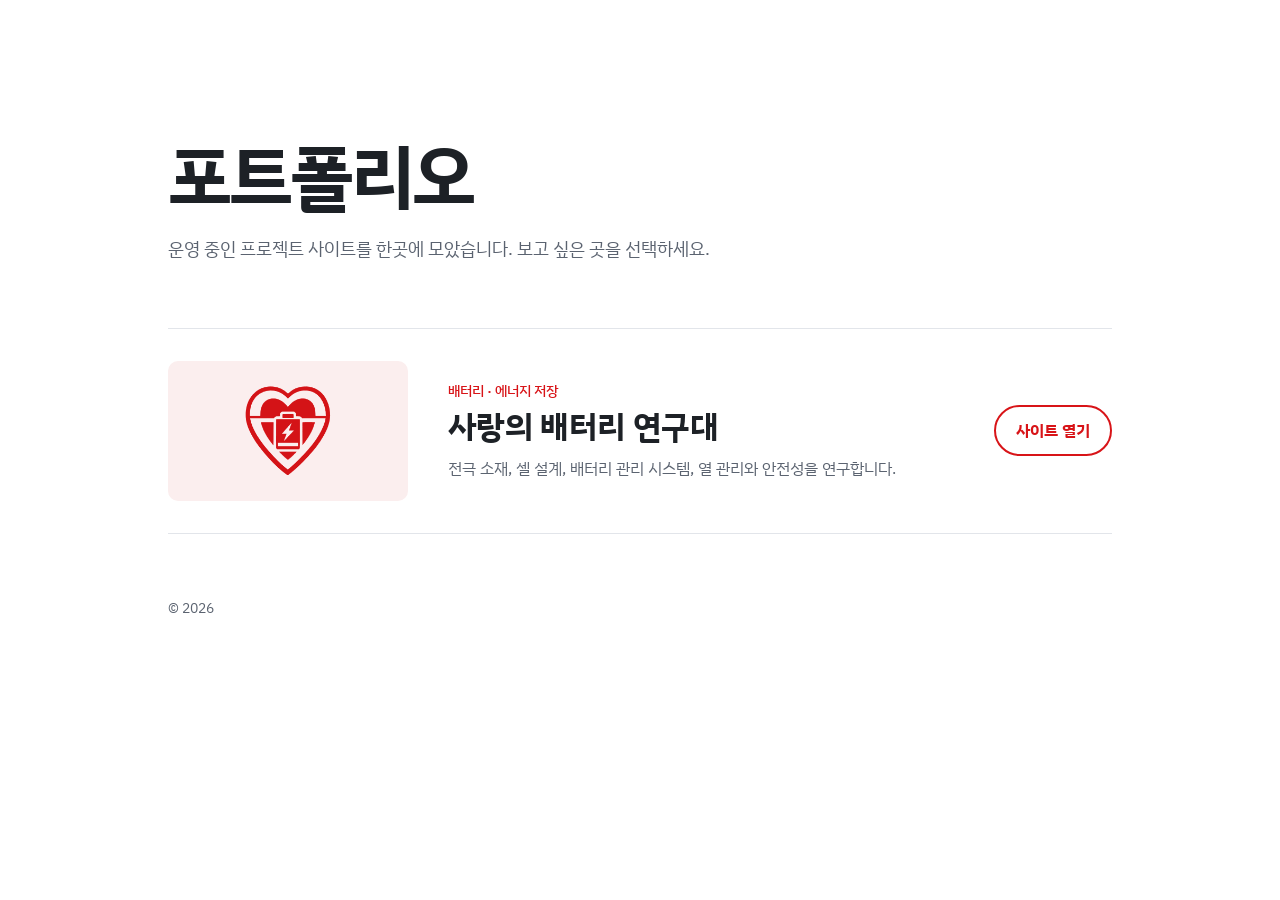
<file: index.html>
<!DOCTYPE html>
<html lang="ko">
<head>
  <meta charset="UTF-8">
  <meta name="robots" content="noimageindex">
  <meta name="viewport" content="width=device-width, initial-scale=1">
  <title>포트폴리오</title>
  <meta name="description" content="사랑의 배터리 연구대 등 프로젝트 사이트 모음입니다.">
  <link rel="icon" href="assets/favicon.svg" type="image/svg+xml">
  <link rel="preconnect" href="https://fonts.googleapis.com">
  <link rel="preconnect" href="https://fonts.gstatic.com" crossorigin>
  <link href="https://fonts.googleapis.com/css2?family=IBM+Plex+Sans+KR:wght@400;500;700&display=swap" rel="stylesheet">
  <link rel="stylesheet" href="assets/hub.css">
</head>
<body>
  <main class="wrap">
    <header class="intro">
      <h1>포트폴리오</h1>
      <p>운영 중인 프로젝트 사이트를 한곳에 모았습니다. 보고 싶은 곳을 선택하세요.</p>
    </header>

    <ul class="folio-list">
      <li class="folio" style="--brand:#d81418; --tint:#fbeeee;">
        <a href="love_battery/">
          <span class="logo-tile logo-tile--square"><img src="love_battery/assets/logo.png" alt="" width="189" height="190"></span>
          <span class="folio-text">
            <span class="field">배터리 · 에너지 저장</span>
            <span class="name">사랑의 배터리 연구대</span>
            <span class="desc">전극 소재, 셀 설계, 배터리 관리 시스템, 열 관리와 안전성을 연구합니다.</span>
          </span>
          <span class="go">사이트 열기</span>
        </a>
      </li>
    </ul>
  </main>

  <footer class="wrap site-footer">
    <p>© <span id="year">2026</span></p>
  </footer>
  <script>document.getElementById('year').textContent = new Date().getFullYear();</script>
</body>
</html>
</file>
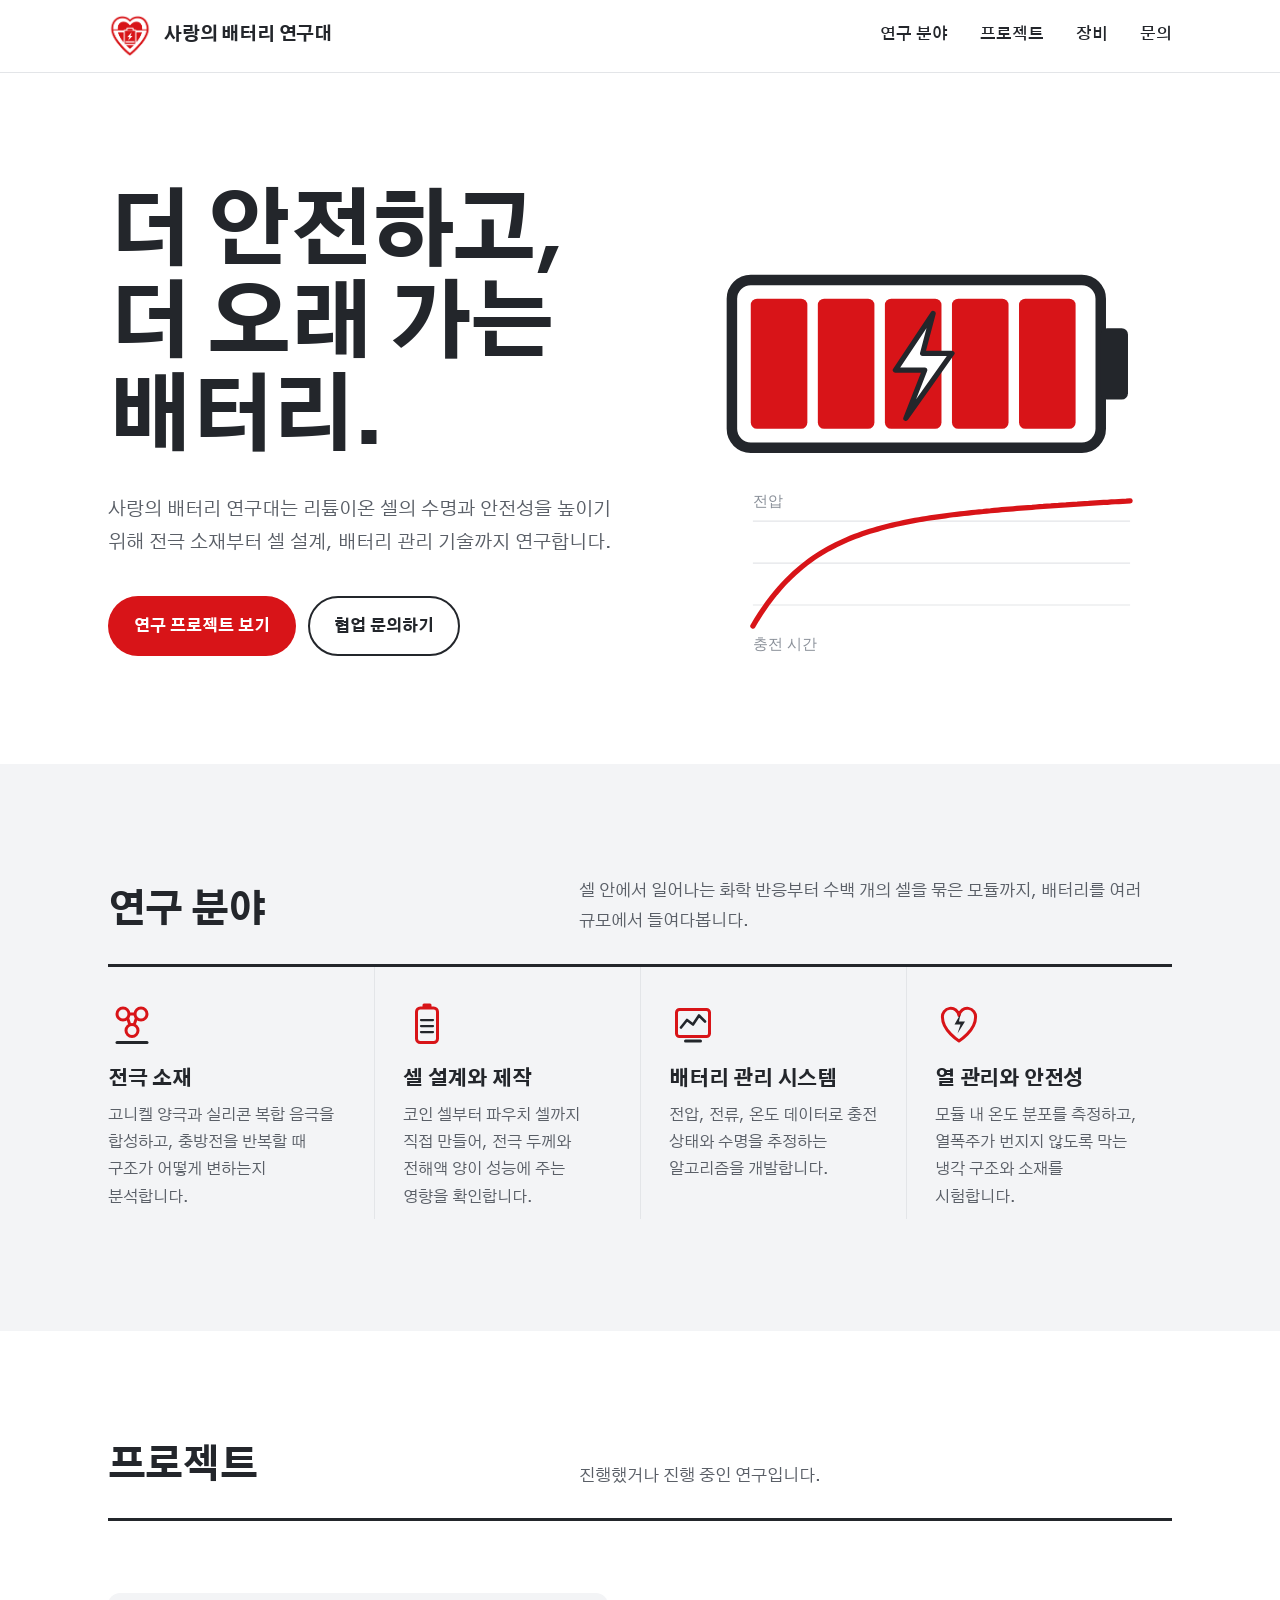
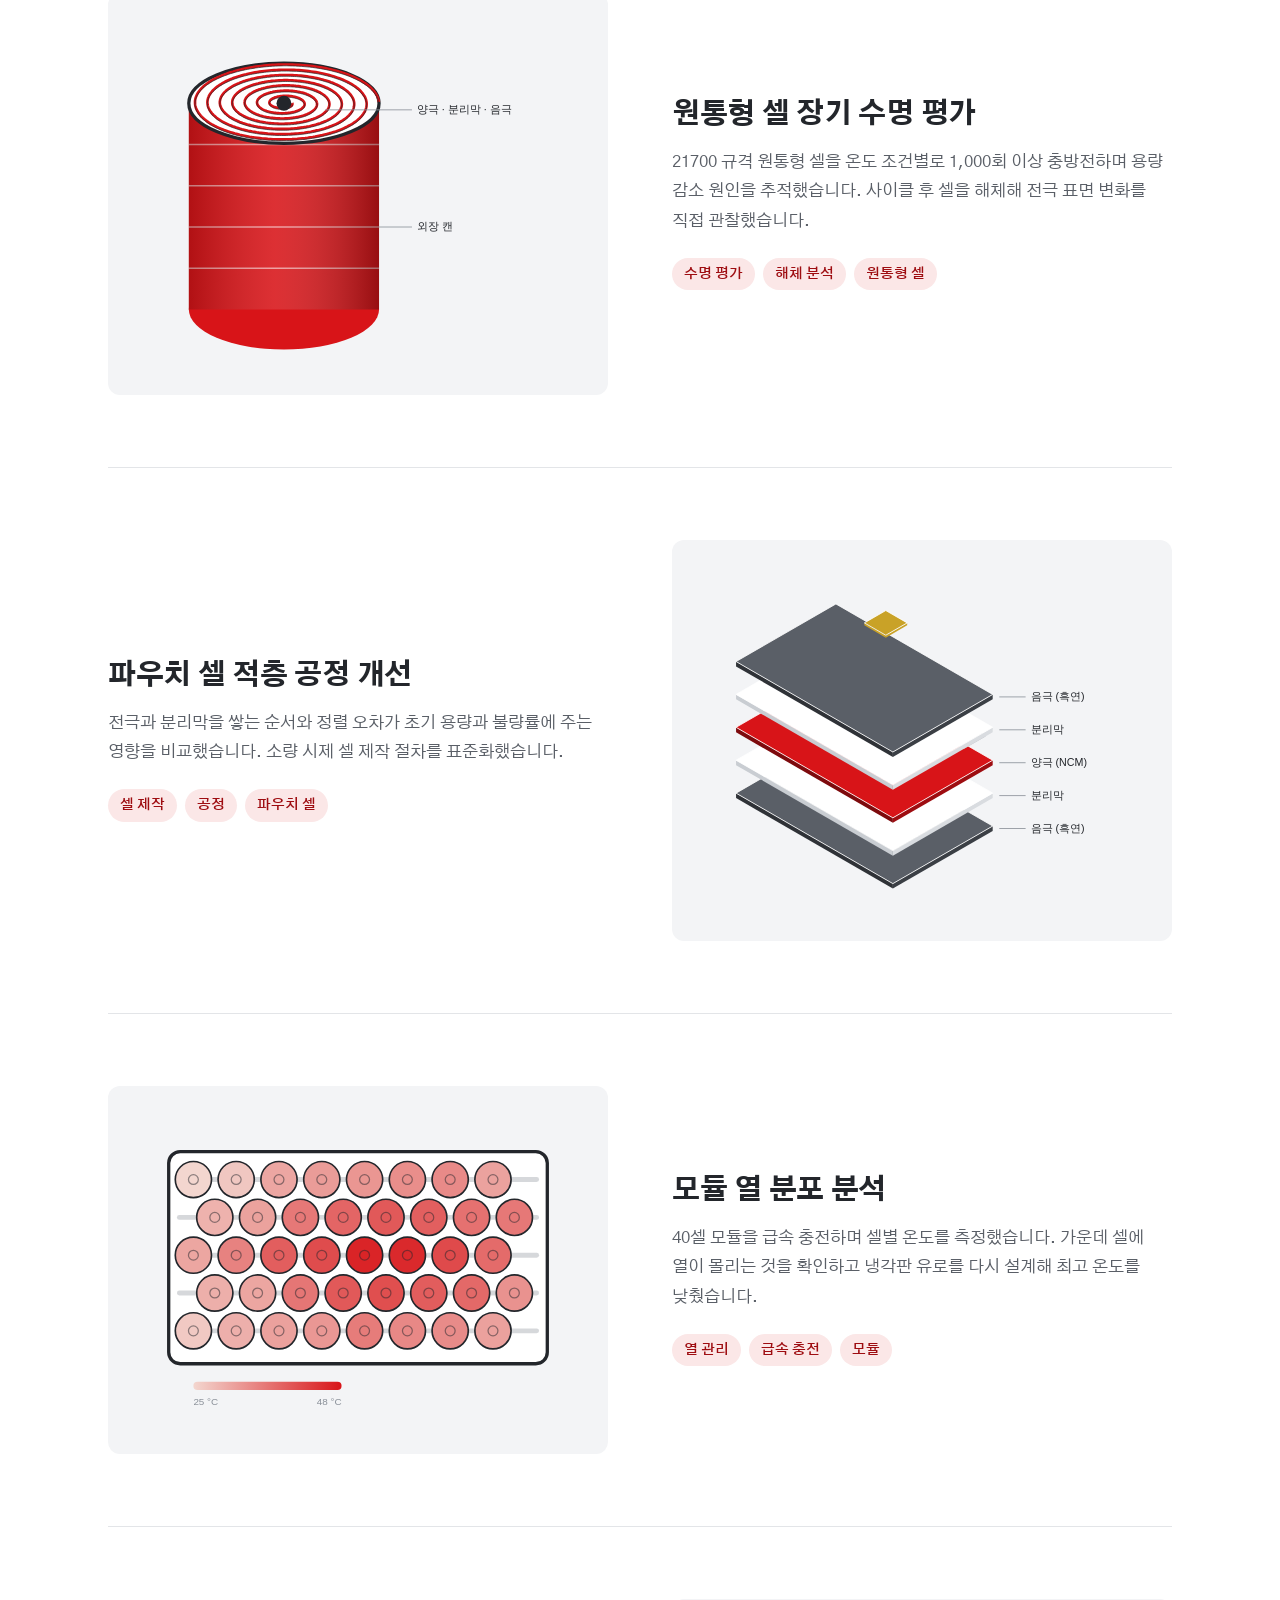
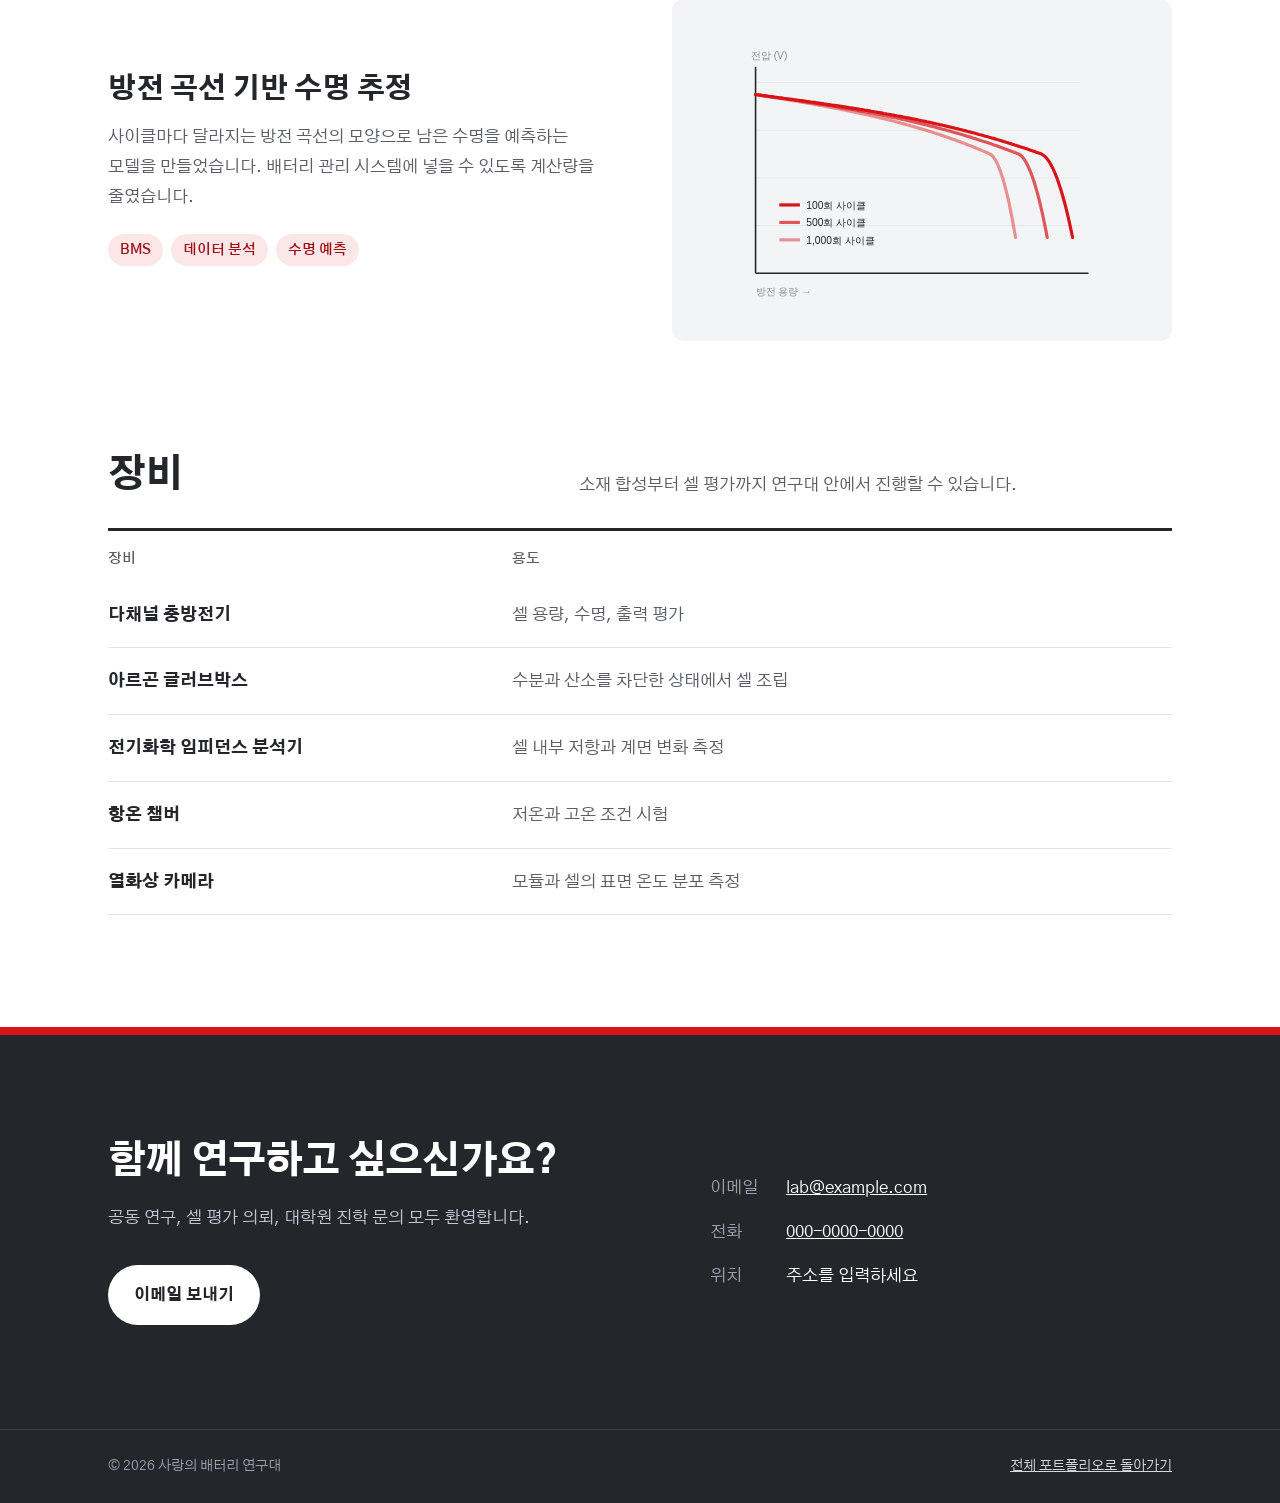
<file: love_battery/index.html>
<!DOCTYPE html>
<html lang="ko">
<head>
  <meta charset="UTF-8">
  <meta name="robots" content="noimageindex">
  <meta name="viewport" content="width=device-width, initial-scale=1">
  <title>사랑의 배터리 연구대 | 안전하고 오래 가는 배터리 연구</title>
  <meta name="description" content="사랑의 배터리 연구대는 전극 소재, 셀 설계, 배터리 관리 시스템, 열 관리와 안전성을 연구합니다.">
  <meta property="og:title" content="사랑의 배터리 연구대">
  <meta property="og:description" content="더 안전하고, 더 오래 가는 배터리를 연구합니다.">
  <meta property="og:image" content="assets/logo.png">
  <link rel="icon" href="assets/favicon.svg" type="image/svg+xml">
  <link rel="preconnect" href="https://fonts.googleapis.com">
  <link rel="preconnect" href="https://fonts.gstatic.com" crossorigin>
  <link href="https://fonts.googleapis.com/css2?family=Gothic+A1:wght@400;600;800&display=swap" rel="stylesheet">
  <link rel="stylesheet" href="css/style.css">
</head>
<body>
  <a class="skip" href="#main">본문으로 건너뛰기</a>

  <header class="site-header">
    <div class="wrap header-inner">
      <a href="#top" class="brand">
        <img src="assets/logo.png" alt="" width="44" height="44">
        <span>사랑의 배터리 연구대</span>
      </a>
      <button class="nav-toggle" aria-expanded="false" aria-controls="site-nav">
        <span class="sr-only">메뉴 열기</span>
        <span class="bars" aria-hidden="true"></span>
      </button>
      <nav id="site-nav" class="site-nav" aria-label="주요 메뉴">
        <a href="#research">연구 분야</a>
        <a href="#projects">프로젝트</a>
        <a href="#equipment">장비</a>
        <a href="#contact">문의</a>
      </nav>
    </div>
  </header>

  <main id="main">
    <!-- HERO -->
    <section class="hero" id="top">
      <div class="wrap hero-grid">
        <div class="hero-copy">
          <h1>더 안전하고,<br>더 오래 가는<br>배터리.</h1>
          <p class="lead">사랑의 배터리 연구대는 리튬이온 셀의 수명과 안전성을 높이기 위해 전극 소재부터 셀 설계, 배터리 관리 기술까지 연구합니다.</p>
          <div class="actions">
            <a class="btn btn-primary" href="#projects">연구 프로젝트 보기</a>
            <a class="btn btn-ghost" href="#contact">협업 문의하기</a>
          </div>
        </div>
        <figure class="hero-art">
          <img src="assets/images/hero-charge.svg" alt="배터리가 한 칸씩 충전되며 전압 곡선이 그려지는 일러스트" width="460" height="470">
        </figure>
      </div>
    </section>

    <!-- RESEARCH -->
    <section class="research" id="research" aria-labelledby="research-title">
      <div class="wrap">
        <div class="section-head">
          <h2 id="research-title">연구 분야</h2>
          <p>셀 안에서 일어나는 화학 반응부터 수백 개의 셀을 묶은 모듈까지, 배터리를 여러 규모에서 들여다봅니다.</p>
        </div>
        <ul class="areas">
          <li>
            <img src="assets/images/icon-material.svg" alt="" width="48" height="48">
            <h3>전극 소재</h3>
            <p>고니켈 양극과 실리콘 복합 음극을 합성하고, 충방전을 반복할 때 구조가 어떻게 변하는지 분석합니다.</p>
          </li>
          <li>
            <img src="assets/images/icon-cell.svg" alt="" width="48" height="48">
            <h3>셀 설계와 제작</h3>
            <p>코인 셀부터 파우치 셀까지 직접 만들어, 전극 두께와 전해액 양이 성능에 주는 영향을 확인합니다.</p>
          </li>
          <li>
            <img src="assets/images/icon-bms.svg" alt="" width="48" height="48">
            <h3>배터리 관리 시스템</h3>
            <p>전압, 전류, 온도 데이터로 충전 상태와 수명을 추정하는 알고리즘을 개발합니다.</p>
          </li>
          <li>
            <img src="assets/images/icon-safety.svg" alt="" width="48" height="48">
            <h3>열 관리와 안전성</h3>
            <p>모듈 내 온도 분포를 측정하고, 열폭주가 번지지 않도록 막는 냉각 구조와 소재를 시험합니다.</p>
          </li>
        </ul>
      </div>
    </section>

    <!-- PROJECTS -->
    <section class="projects" id="projects" aria-labelledby="projects-title">
      <div class="wrap">
        <div class="section-head">
          <h2 id="projects-title">프로젝트</h2>
          <p>진행했거나 진행 중인 연구입니다.</p>
        </div>

        <article class="project">
          <figure><img src="assets/images/cell-cutaway.svg" alt="원통형 셀의 단면. 양극, 분리막, 음극이 나선형으로 말려 있다" loading="lazy" width="520" height="400"></figure>
          <div class="project-body">
            <h3>원통형 셀 장기 수명 평가</h3>
            <p>21700 규격 원통형 셀을 온도 조건별로 1,000회 이상 충방전하며 용량 감소 원인을 추적했습니다. 사이클 후 셀을 해체해 전극 표면 변화를 직접 관찰했습니다.</p>
            <ul class="tags"><li>수명 평가</li><li>해체 분석</li><li>원통형 셀</li></ul>
          </div>
        </article>

        <article class="project">
          <figure><img src="assets/images/pouch-stack.svg" alt="파우치 셀 분해도. 음극, 분리막, 양극이 번갈아 쌓여 있다" loading="lazy" width="520" height="400"></figure>
          <div class="project-body">
            <h3>파우치 셀 적층 공정 개선</h3>
            <p>전극과 분리막을 쌓는 순서와 정렬 오차가 초기 용량과 불량률에 주는 영향을 비교했습니다. 소량 시제 셀 제작 절차를 표준화했습니다.</p>
            <ul class="tags"><li>셀 제작</li><li>공정</li><li>파우치 셀</li></ul>
          </div>
        </article>

        <article class="project">
          <figure><img src="assets/images/thermal-map.svg" alt="배터리 모듈 셀 배열의 온도 분포. 가운데 셀일수록 온도가 높다" loading="lazy" width="520" height="360"></figure>
          <div class="project-body">
            <h3>모듈 열 분포 분석</h3>
            <p>40셀 모듈을 급속 충전하며 셀별 온도를 측정했습니다. 가운데 셀에 열이 몰리는 것을 확인하고 냉각판 유로를 다시 설계해 최고 온도를 낮췄습니다.</p>
            <ul class="tags"><li>열 관리</li><li>급속 충전</li><li>모듈</li></ul>
          </div>
        </article>

        <article class="project">
          <figure><img src="assets/images/cycle-curves.svg" alt="100회, 500회, 1,000회 사이클 후 방전 곡선. 사이클이 늘수록 용량이 줄어든다" loading="lazy" width="540" height="340"></figure>
          <div class="project-body">
            <h3>방전 곡선 기반 수명 추정</h3>
            <p>사이클마다 달라지는 방전 곡선의 모양으로 남은 수명을 예측하는 모델을 만들었습니다. 배터리 관리 시스템에 넣을 수 있도록 계산량을 줄였습니다.</p>
            <ul class="tags"><li>BMS</li><li>데이터 분석</li><li>수명 예측</li></ul>
          </div>
        </article>
      </div>
    </section>

    <!-- EQUIPMENT -->
    <section class="equipment" id="equipment" aria-labelledby="equipment-title">
      <div class="wrap">
        <div class="section-head">
          <h2 id="equipment-title">장비</h2>
          <p>소재 합성부터 셀 평가까지 연구대 안에서 진행할 수 있습니다.</p>
        </div>
        <div class="table-scroll">
          <table>
            <thead><tr><th scope="col">장비</th><th scope="col">용도</th></tr></thead>
            <tbody>
              <tr><th scope="row">다채널 충방전기</th><td>셀 용량, 수명, 출력 평가</td></tr>
              <tr><th scope="row">아르곤 글러브박스</th><td>수분과 산소를 차단한 상태에서 셀 조립</td></tr>
              <tr><th scope="row">전기화학 임피던스 분석기</th><td>셀 내부 저항과 계면 변화 측정</td></tr>
              <tr><th scope="row">항온 챔버</th><td>저온과 고온 조건 시험</td></tr>
              <tr><th scope="row">열화상 카메라</th><td>모듈과 셀의 표면 온도 분포 측정</td></tr>
            </tbody>
          </table>
        </div>
      </div>
    </section>

    <!-- CONTACT -->
    <section class="contact" id="contact" aria-labelledby="contact-title">
      <div class="wrap contact-grid">
        <div>
          <h2 id="contact-title">함께 연구하고 싶으신가요?</h2>
          <p>공동 연구, 셀 평가 의뢰, 대학원 진학 문의 모두 환영합니다.</p>
          <a class="btn btn-light" href="mailto:lab@example.com?subject=%EB%B0%B0%ED%84%B0%EB%A6%AC%20%EC%97%B0%EA%B5%AC%EC%8B%A4%20%EB%AC%B8%EC%9D%98">이메일 보내기</a>
        </div>
        <dl class="contact-info">
          <dt>이메일</dt><dd><a href="mailto:lab@example.com">lab@example.com</a></dd>
          <dt>전화</dt><dd><a href="tel:+820000000000">000-0000-0000</a></dd>
          <dt>위치</dt><dd>주소를 입력하세요</dd>
        </dl>
      </div>
    </section>
  </main>

  <footer class="site-footer">
    <div class="wrap footer-inner">
      <p>© <span id="year">2026</span> 사랑의 배터리 연구대</p>
      <a href="../">전체 포트폴리오로 돌아가기</a>
    </div>
  </footer>

  <script src="js/main.js"></script>
</body>
</html>
</file>
<file: assets/hub.css>
:root {
  --ink: #1d2126;
  --muted: #5b6370;
  --line: #e2e5ea;
  --bg: #ffffff;
  --font: "IBM Plex Sans KR", "Apple SD Gothic Neo", "Malgun Gothic", "Noto Sans KR", sans-serif;
}
*, *::before, *::after { box-sizing: border-box; }
body { margin: 0; font-family: var(--font); color: var(--ink); background: var(--bg); line-height: 1.7; word-break: keep-all; -webkit-font-smoothing: antialiased; }
img { max-width: 100%; height: auto; display: block; }
.wrap { max-width: 1040px; margin: 0 auto; padding: 0 clamp(20px, 5vw, 48px); }
:focus-visible { outline: 3px solid var(--ink); outline-offset: 4px; border-radius: 4px; }

.intro { padding: clamp(64px, 12vw, 136px) 0 clamp(40px, 6vw, 64px); }
.intro h1 { margin: 0; font-size: clamp(2.5rem, 7vw, 4.5rem); font-weight: 700; letter-spacing: -0.04em; line-height: 1.1; }
.intro p { margin: 18px 0 0; color: var(--muted); font-size: 1.125rem; max-width: 32em; }

.folio-list { list-style: none; margin: 0; padding: 0; }
.folio { border-top: 1px solid var(--line); }
.folio:last-child { border-bottom: 1px solid var(--line); }
.folio a {
  display: grid; grid-template-columns: 240px 1fr auto; align-items: center; gap: 20px 40px;
  padding: 32px 0; text-decoration: none; color: inherit; position: relative;
}
.folio a::before { content: ""; position: absolute; left: 0; top: -1px; height: 3px; width: 0; background: var(--brand); transition: width .25s ease; }
.folio a:hover::before, .folio a:focus-visible::before { width: 100%; }
@media (prefers-reduced-motion: reduce) { .folio a::before { transition: none; } }

.logo-tile { display: flex; align-items: center; justify-content: center; height: 140px; background: var(--tint); border-radius: 10px; padding: 20px 24px; }
.logo-tile img { max-height: 100%; width: auto; mix-blend-mode: multiply; }


.folio-text { display: flex; flex-direction: column; }
.field { font-size: 0.9rem; color: var(--brand); font-weight: 500; }
.name { font-size: clamp(1.5rem, 3vw, 2rem); font-weight: 700; letter-spacing: -0.02em; line-height: 1.3; margin-top: 2px; }
.desc { color: var(--muted); margin-top: 8px; max-width: 32em; }
.go { font-weight: 700; color: var(--brand); border: 2px solid var(--brand); border-radius: 999px; padding: 10px 20px; white-space: nowrap; transition: background-color .15s, color .15s; }
.folio a:hover .go { background: var(--brand); color: #fff; }

.site-footer { padding-top: 48px; padding-bottom: 48px; color: var(--muted); font-size: 0.9rem; }

@media (max-width: 760px) {
  .folio a { grid-template-columns: 1fr; }
  .logo-tile { height: 120px; justify-content: flex-start; }
  .go { justify-self: start; }
}
</file>
<file: love_battery/css/style.css>
/* 배터리 연구실 — style.css */
:root {
  --red: #d81418;        /* from logo */
  --red-deep: #9e0d11;
  --ink: #23262b;
  --steel: #5a5f67;
  --mist: #f3f4f6;
  --line: #e3e5e8;
  --white: #ffffff;

  --font: "Gothic A1", "Apple SD Gothic Neo", "Malgun Gothic", "Noto Sans KR", sans-serif;
  --wrap: 1160px;
  --gutter: clamp(20px, 5vw, 48px);
}

*, *::before, *::after { box-sizing: border-box; }
html { scroll-behavior: smooth; scroll-padding-top: 84px; }
@media (prefers-reduced-motion: reduce) { html { scroll-behavior: auto; } }

body {
  margin: 0; font-family: var(--font); font-size: 1.0625rem; line-height: 1.75;
  color: var(--ink); background: var(--white); word-break: keep-all; -webkit-font-smoothing: antialiased;
}
img { max-width: 100%; height: auto; display: block; }
a { color: var(--red); }
h1, h2, h3 { margin: 0; line-height: 1.25; }
h2 { font-size: clamp(1.75rem, 3.2vw, 2.375rem); font-weight: 800; letter-spacing: -0.02em; }
h3 { font-size: 1.25rem; font-weight: 800; letter-spacing: -0.01em; }
p { margin: 0; }

.wrap { max-width: var(--wrap); margin: 0 auto; padding: 0 var(--gutter); }
.sr-only { position: absolute; width: 1px; height: 1px; overflow: hidden; clip: rect(0 0 0 0); white-space: nowrap; }
.skip { position: absolute; left: -999px; top: 8px; background: var(--red); color: #fff; padding: 8px 14px; z-index: 100; }
.skip:focus { left: 8px; }
:focus-visible { outline: 3px solid var(--ink); outline-offset: 3px; border-radius: 2px; }

/* ---------- header ---------- */
.site-header { position: sticky; top: 0; z-index: 50; background: rgba(255,255,255,.95); backdrop-filter: blur(8px); border-bottom: 1px solid var(--line); }
.header-inner { display: flex; align-items: center; justify-content: space-between; height: 72px; }
.brand { display: flex; align-items: center; gap: 12px; text-decoration: none; color: var(--ink); font-weight: 800; font-size: 1.125rem; letter-spacing: -0.01em; }
.site-nav { display: flex; gap: 32px; }
.site-nav a { color: var(--ink); text-decoration: none; font-weight: 600; font-size: 0.975rem; padding: 6px 0; border-bottom: 2px solid transparent; }
.site-nav a:hover { border-bottom-color: var(--red); }

.nav-toggle { display: none; background: none; border: 0; padding: 10px; cursor: pointer; }
.bars, .bars::before, .bars::after { display: block; width: 24px; height: 2.5px; background: var(--ink); position: relative; transition: transform .2s; }
.bars::before, .bars::after { content: ""; position: absolute; left: 0; }
.bars::before { top: -7px; } .bars::after { top: 7px; }
.nav-toggle[aria-expanded="true"] .bars { background: transparent; }
.nav-toggle[aria-expanded="true"] .bars::before { transform: translateY(7px) rotate(45deg); }
.nav-toggle[aria-expanded="true"] .bars::after { transform: translateY(-7px) rotate(-45deg); }

/* ---------- buttons ---------- */
.btn { display: inline-block; text-decoration: none; font-weight: 800; font-size: 1rem; padding: 14px 24px; border-radius: 999px; border: 2px solid transparent; transition: background-color .15s, color .15s; }
.btn-primary { background: var(--red); color: var(--white); }
.btn-primary:hover { background: var(--red-deep); }
.btn-ghost { border-color: var(--ink); color: var(--ink); }
.btn-ghost:hover { background: var(--ink); color: var(--white); }
.btn-light { background: var(--white); color: var(--ink); }
.btn-light:hover { background: var(--mist); }

/* ---------- hero ---------- */
.hero { padding: clamp(48px, 8vw, 104px) 0 clamp(56px, 8vw, 96px); }
.hero-grid { display: grid; grid-template-columns: 1.1fr 1fr; gap: clamp(24px, 4vw, 64px); align-items: center; }
.hero h1 { font-size: clamp(2.75rem, 6.6vw, 5.25rem); font-weight: 800; line-height: 1.1; letter-spacing: -0.04em; }
.lead { margin-top: 28px; max-width: 32em; font-size: 1.1875rem; color: var(--steel); }
.actions { margin-top: 36px; display: flex; flex-wrap: wrap; gap: 12px; }
.hero-art { margin: 0; }
.hero-art img { width: 100%; max-width: 500px; margin-left: auto; }

/* ---------- shared section head ---------- */
.section-head { display: grid; grid-template-columns: 1fr 1.4fr; gap: 16px 48px; align-items: end; padding-bottom: 28px; border-bottom: 3px solid var(--ink); }
.section-head p { color: var(--steel); max-width: 34em; }

/* ---------- research ---------- */
.research { background: var(--mist); padding: clamp(64px, 9vw, 112px) 0; }
.areas { list-style: none; margin: 0; padding: 0; display: grid; grid-template-columns: repeat(4, 1fr); }
.areas li { padding: 32px 28px 8px 0; }
.areas li + li { padding-left: 28px; border-left: 1px solid var(--line); }
.areas img { margin-bottom: 20px; }
.areas h3 { margin-bottom: 10px; }
.areas p { color: var(--steel); font-size: 0.975rem; }

/* ---------- projects ---------- */
.projects { padding: clamp(64px, 9vw, 112px) 0; }
.project { display: grid; grid-template-columns: 1fr 1fr; gap: clamp(28px, 5vw, 72px); align-items: center; padding: clamp(40px, 6vw, 72px) 0; border-bottom: 1px solid var(--line); }
.project:last-child { border-bottom: 0; padding-bottom: 0; }
.project:nth-of-type(even) figure { order: 2; }
.project figure { margin: 0; background: var(--mist); border-radius: 12px; padding: clamp(20px, 3vw, 36px); }
.project figure img { width: 100%; }
.project h3 { font-size: clamp(1.375rem, 2.2vw, 1.75rem); margin-bottom: 14px; }
.project p { color: var(--steel); max-width: 30em; }
.tags { list-style: none; margin: 22px 0 0; padding: 0; display: flex; flex-wrap: wrap; gap: 8px; }
.tags li { font-size: 0.875rem; font-weight: 600; color: var(--red-deep); background: #fbe7e7; padding: 4px 12px; border-radius: 999px; }

/* ---------- equipment ---------- */
.equipment { padding: 0 0 clamp(64px, 9vw, 112px); }
.table-scroll { overflow-x: auto; }
table { width: 100%; border-collapse: collapse; min-width: 480px; }
thead th { text-align: left; font-size: 0.875rem; color: var(--steel); font-weight: 600; padding: 16px 0 10px; }
tbody th, tbody td { text-align: left; padding: 18px 24px 18px 0; border-bottom: 1px solid var(--line); vertical-align: top; }
tbody th { font-weight: 800; width: 38%; }
tbody td { color: var(--steel); }

/* ---------- contact ---------- */
.contact { background: var(--ink); color: var(--white); padding: clamp(64px, 9vw, 104px) 0; border-top: 8px solid var(--red); }
.contact-grid { display: grid; grid-template-columns: 1.2fr 1fr; gap: 48px; align-items: center; }
.contact p { margin: 16px 0 32px; color: #c3c7cd; max-width: 30em; }
.contact-info { margin: 0; display: grid; grid-template-columns: auto 1fr; gap: 14px 28px; }
.contact-info dt { color: #9aa0a8; }
.contact-info dd { margin: 0; }
.contact-info a { color: var(--white); }

/* ---------- footer ---------- */
.site-footer { background: var(--ink); color: #9aa0a8; border-top: 1px solid rgba(255,255,255,.12); font-size: 0.9rem; }
.footer-inner { display: flex; justify-content: space-between; gap: 12px; padding-top: 24px; padding-bottom: 24px; }
.site-footer a { color: #d4d7db; }

/* ---------- responsive ---------- */
@media (max-width: 960px) {
  .hero-grid { grid-template-columns: 1fr; }
  .hero-art img { margin: 0 auto; max-width: 420px; }
  .section-head { grid-template-columns: 1fr; }
  .areas { grid-template-columns: 1fr 1fr; }
  .areas li:nth-child(3) { padding-left: 0; border-left: 0; }
  .contact-grid { grid-template-columns: 1fr; }
}
@media (max-width: 760px) {
  .nav-toggle { display: block; }
  .site-nav { display: none; position: absolute; top: 72px; left: 0; right: 0; flex-direction: column; gap: 0; background: var(--white); border-bottom: 1px solid var(--line); padding: 8px var(--gutter) 16px; }
  .site-nav.open { display: flex; }
  .site-nav a { padding: 14px 0; border-bottom: 1px solid var(--line); }
  .project { grid-template-columns: 1fr; }
  .project:nth-of-type(even) figure { order: 0; }
}
@media (max-width: 520px) {
  .areas { grid-template-columns: 1fr; }
  .areas li, .areas li + li { padding-left: 0; border-left: 0; border-bottom: 1px solid var(--line); padding-bottom: 24px; }
  .footer-inner { flex-direction: column; }
}
</file>
